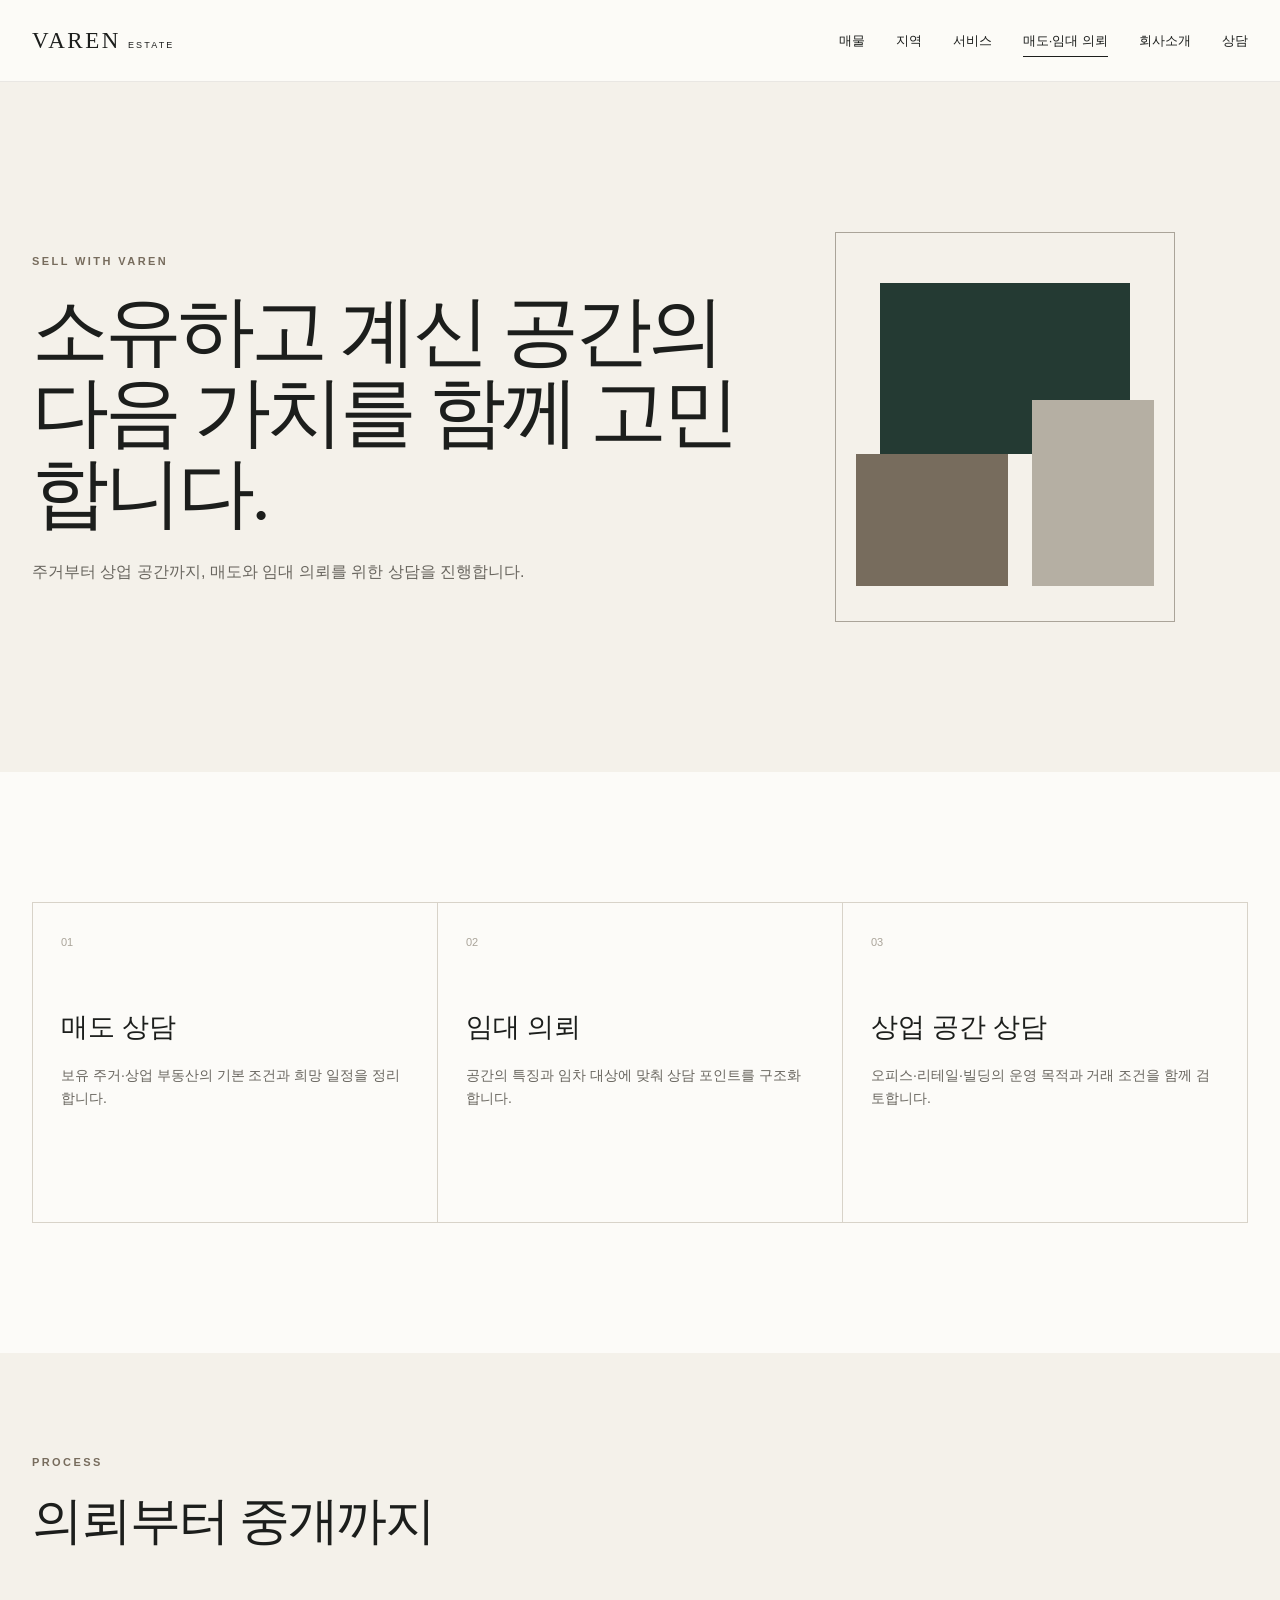
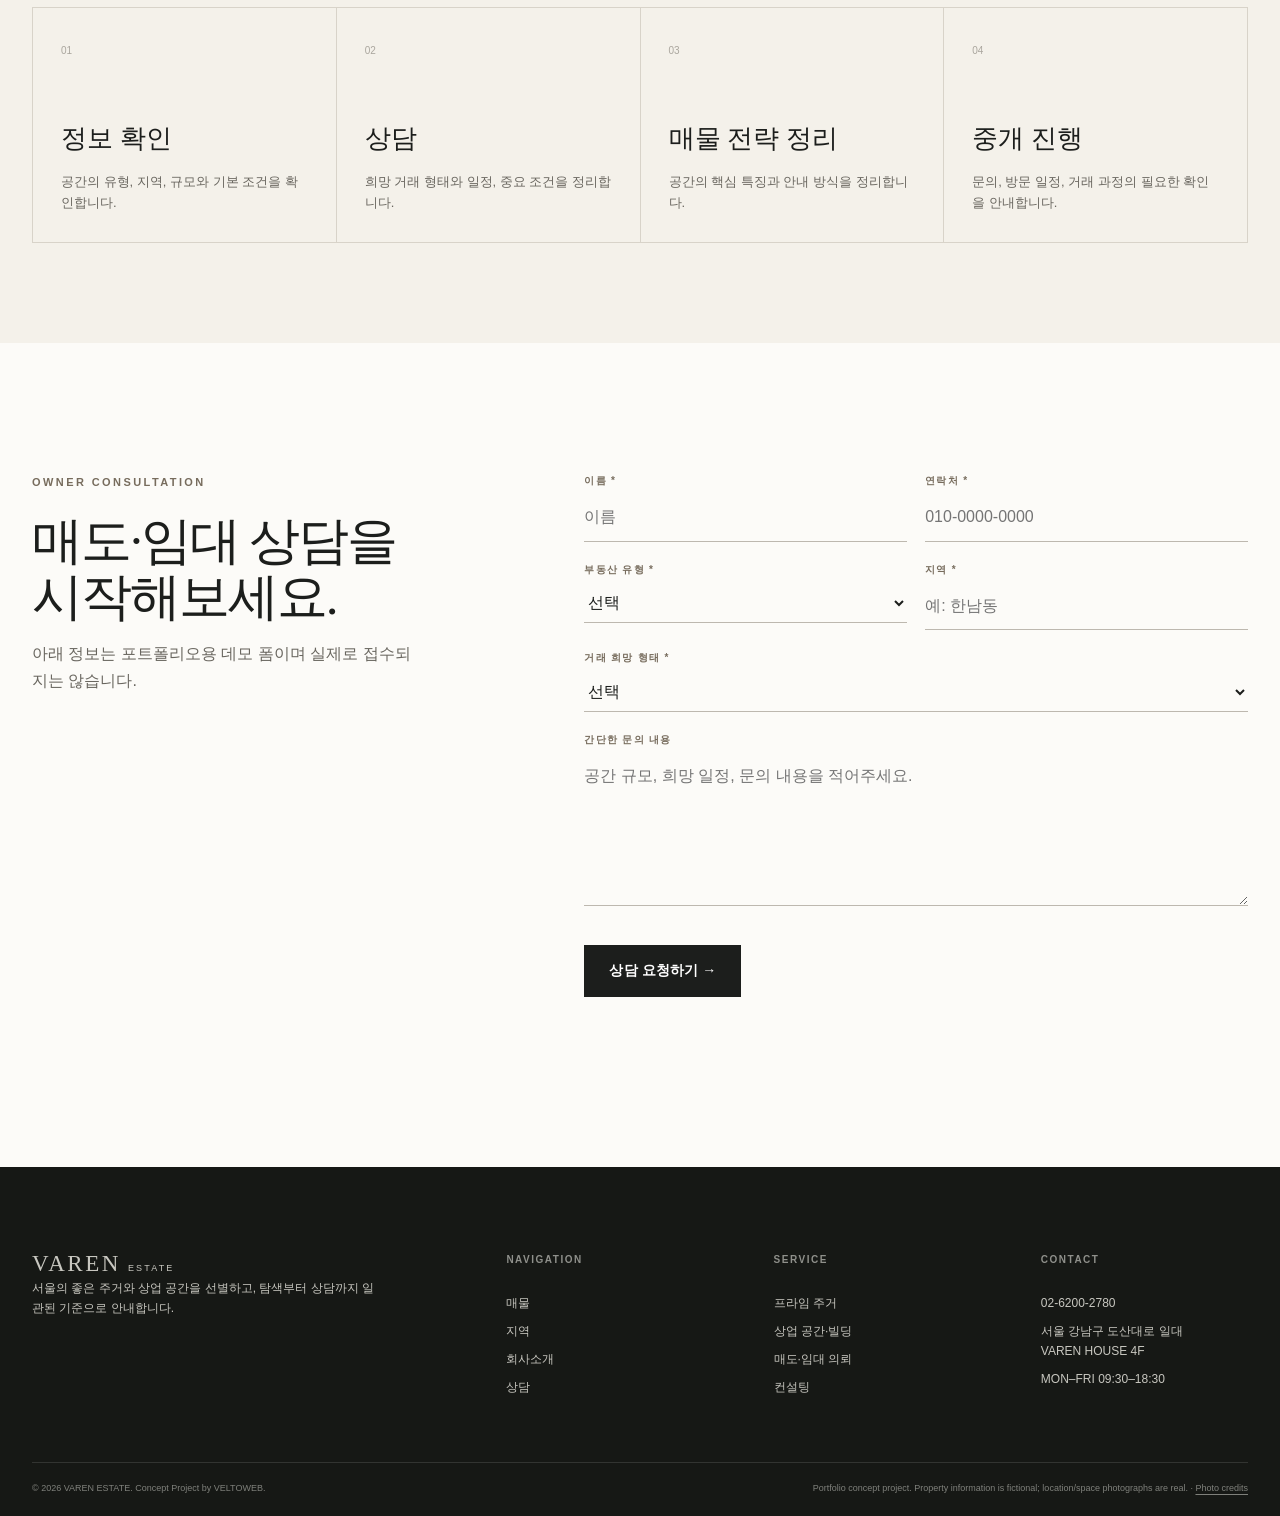
<file: sell.html>
<!doctype html>
<html lang="ko">
<head>
<meta charset="utf-8"><meta name="viewport" content="width=device-width, initial-scale=1, viewport-fit=cover">
<meta name="description" content="VAREN ESTATE — 좋은 공간을 고르는 기준. 서울의 프리미엄 주거와 상업 공간을 선별합니다.">
<title>매도·임대 의뢰 | VAREN ESTATE</title>
<link rel="stylesheet" href="./css/style.css"><link rel="stylesheet" href="./css/responsive.css">
</head><body class="sell-page">
<a class="skip-link" href="#main">본문으로 바로가기</a><header class="site-header" id="siteHeader">
  <div class="header-inner container-wide">
    <a href="index.html" class="brand" aria-label="VAREN ESTATE 홈"><span class="brand-main">VAREN</span><span class="brand-sub">ESTATE</span></a>
    <nav class="desktop-nav" aria-label="주요 메뉴"><a href="properties.html" class="nav-link ">매물</a><a href="areas.html" class="nav-link ">지역</a><a href="services.html" class="nav-link ">서비스</a><a href="sell.html" class="nav-link is-active">매도·임대 의뢰</a><a href="about.html" class="nav-link ">회사소개</a><a href="contact.html" class="nav-link ">상담</a></nav>
    <button class="menu-toggle" type="button" aria-label="메뉴 열기" aria-expanded="false" aria-controls="mobileNav"><span></span><span></span></button>
  </div>
</header>
<div class="mobile-nav" id="mobileNav" aria-hidden="true">
  <div class="mobile-nav-top"><span class="mobile-nav-eyebrow">VAREN ESTATE</span><button class="mobile-nav-close" type="button" aria-label="메뉴 닫기">닫기</button></div>
  <nav aria-label="모바일 메뉴"><a href="properties.html" class="mobile-nav-link ">매물</a><a href="areas.html" class="mobile-nav-link ">지역</a><a href="services.html" class="mobile-nav-link ">서비스</a><a href="sell.html" class="mobile-nav-link is-active">매도·임대 의뢰</a><a href="about.html" class="mobile-nav-link ">회사소개</a><a href="contact.html" class="mobile-nav-link ">상담</a></nav>
  <div class="mobile-nav-meta"><p>좋은 공간을 고르는 기준.</p><a href="contact.html">상담 시작하기 →</a></div>
</div>
<main id="main"><section class="sell-hero"><div class="container"><div class="sell-hero-copy reveal"><p class="eyebrow">SELL WITH VAREN</p><h1>소유하고 계신 공간의<br>다음 가치를 함께 고민합니다.</h1><p>주거부터 상업 공간까지, 매도와 임대 의뢰를 위한 상담을 진행합니다.</p></div><div class="sell-hero-art reveal"><div class="architectural-mark"><span></span><span></span><span></span></div></div></div></section>
<section class="section sell-types"><div class="container"><div class="service-grid three"><div class="service-card reveal"><span>01</span><h3>매도 상담</h3><p>보유 주거·상업 부동산의 기본 조건과 희망 일정을 정리합니다.</p></div><div class="service-card reveal"><span>02</span><h3>임대 의뢰</h3><p>공간의 특징과 임차 대상에 맞춰 상담 포인트를 구조화합니다.</p></div><div class="service-card reveal"><span>03</span><h3>상업 공간 상담</h3><p>오피스·리테일·빌딩의 운영 목적과 거래 조건을 함께 검토합니다.</p></div></div></div></section>
<section class="process-light"><div class="container"><div class="section-heading reveal"><p class="eyebrow">PROCESS</p><h2>의뢰부터 중개까지</h2></div><div class="process-grid"><div><span>01</span><h3>정보 확인</h3><p>공간의 유형, 지역, 규모와 기본 조건을 확인합니다.</p></div><div><span>02</span><h3>상담</h3><p>희망 거래 형태와 일정, 중요 조건을 정리합니다.</p></div><div><span>03</span><h3>매물 전략 정리</h3><p>공간의 핵심 특징과 안내 방식을 정리합니다.</p></div><div><span>04</span><h3>중개 진행</h3><p>문의, 방문 일정, 거래 과정의 필요한 확인을 안내합니다.</p></div></div></div></section>
<section class="section form-section"><div class="container form-layout"><div class="form-copy reveal"><p class="eyebrow">OWNER CONSULTATION</p><h2>매도·임대 상담을<br>시작해보세요.</h2><p>아래 정보는 포트폴리오용 데모 폼이며 실제로 접수되지는 않습니다.</p></div><form class="consult-form reveal" data-demo-form data-success="상담 요청이 데모 상태로 완료되었습니다.">
<div class="field-row"><label><span>이름 *</span><input name="name" required placeholder="이름"></label><label><span>연락처 *</span><input name="phone" required inputmode="tel" placeholder="010-0000-0000"></label></div>
<div class="field-row"><label><span>부동산 유형 *</span><select name="type" required><option value="">선택</option><option>주거</option><option>오피스텔</option><option>오피스</option><option>리테일</option><option>빌딩</option></select></label><label><span>지역 *</span><input name="area" required placeholder="예: 한남동"></label></div>
<label><span>거래 희망 형태 *</span><select name="deal" required><option value="">선택</option><option>매도</option><option>전세</option><option>월세</option></select></label><label><span>간단한 문의 내용</span><textarea name="message" rows="5" placeholder="공간 규모, 희망 일정, 문의 내용을 적어주세요."></textarea></label><button class="btn btn-dark" type="submit">상담 요청하기 →</button><div class="form-success" aria-live="polite"></div></form></div></section></main><footer class="site-footer">
  <div class="container footer-grid">
    <div class="footer-brand"><a href="index.html" class="brand brand-footer"><span class="brand-main">VAREN</span><span class="brand-sub">ESTATE</span></a><p>서울의 좋은 주거와 상업 공간을 선별하고, 탐색부터 상담까지 일관된 기준으로 안내합니다.</p></div>
    <div><h3>Navigation</h3><a href="properties.html">매물</a><a href="areas.html">지역</a><a href="about.html">회사소개</a><a href="contact.html">상담</a></div>
    <div><h3>Service</h3><a href="services.html">프라임 주거</a><a href="services.html#commercial">상업 공간·빌딩</a><a href="sell.html">매도·임대 의뢰</a><a href="services.html#consulting">컨설팅</a></div>
    <div><h3>Contact</h3><p>02-6200-2780</p><p>서울 강남구 도산대로 일대<br>VAREN HOUSE 4F</p><p>MON–FRI 09:30–18:30</p></div>
  </div>
  <div class="container footer-bottom"><span>© 2026 VAREN ESTATE. Concept Project by VELTOWEB.</span><span>Portfolio concept project. Property information is fictional; location/space photographs are real. · <a href="IMAGE-CREDITS.txt">Photo credits</a></span></div>
</footer><div class="mobile-sticky-cta"><a href="contact.html" class="btn btn-light">상담 문의</a><a href="properties.html" class="btn btn-dark">매물 찾기</a></div>
<script src="./js/properties.js"></script><script src="./js/favorites.js"></script><script src="./js/common.js"></script>
</body></html>
</file>
<file: css/style.css>
:root{--ivory:#F4F1EA;--white:#FCFBF8;--charcoal:#1C1E1C;--forest:#243A33;--stone:#AAA49A;--brown:#776C5D;--line:#d8d3c9;--muted:#69665f;--serif:Georgia,"Times New Roman",serif;--sans:-apple-system,BlinkMacSystemFont,"Segoe UI","Pretendard","Noto Sans KR","Apple SD Gothic Neo",Arial,sans-serif;--header-h:82px}
*{box-sizing:border-box}html{scroll-behavior:smooth}body{margin:0;background:var(--white);color:var(--charcoal);font-family:var(--sans);font-size:16px;line-height:1.65;-webkit-font-smoothing:antialiased}body.nav-open,body.filter-open,body.lightbox-open{overflow:hidden}img{display:block;max-width:100%;height:auto}a{color:inherit;text-decoration:none}button,input,select,textarea{font:inherit;color:inherit}button{cursor:pointer}select,input,textarea{min-width:0}.skip-link{position:fixed;top:-100px;left:12px;z-index:9999;background:#fff;padding:10px 14px}.skip-link:focus{top:12px}.container{width:min(1260px,calc(100% - 64px));margin:0 auto}.container-wide{width:min(1500px,calc(100% - 64px));margin:0 auto}.section{padding:130px 0}.eyebrow{margin:0 0 22px;font-size:11px;letter-spacing:.22em;font-weight:700;color:var(--brown)}.eyebrow.light{color:#e8e2d7}.btn{min-height:52px;display:inline-flex;align-items:center;justify-content:center;gap:14px;padding:0 24px;border:1px solid transparent;font-size:14px;font-weight:650;letter-spacing:.01em;transition:.25s ease}.btn-dark{background:var(--charcoal);color:#fff;border-color:var(--charcoal)}.btn-dark:hover{background:var(--forest);border-color:var(--forest)}.btn-light{background:transparent;color:var(--charcoal);border-color:#b8b2a8}.btn-light:hover{background:var(--ivory)}.btn-ivory{background:var(--ivory);color:var(--charcoal)}.btn-ivory:hover{background:#fff}.text-link{display:inline-block;font-size:14px;padding-bottom:2px;border-bottom:1px solid currentColor}.text-link:hover{opacity:.62}.site-header{position:fixed;left:0;right:0;top:0;z-index:1000;height:var(--header-h);transition:background .35s ease,border-color .35s ease,color .35s ease;background:rgba(252,251,248,.95);border-bottom:1px solid rgba(100,95,86,.12);backdrop-filter:blur(14px)}.home-page .site-header:not(.scrolled),.about-page .site-header:not(.scrolled),.services-page .site-header:not(.scrolled){background:linear-gradient(to bottom,rgba(15,20,18,.48),transparent);color:#fff;border-color:transparent;backdrop-filter:none}.header-inner{height:100%;display:flex;align-items:center;justify-content:space-between}.brand{display:inline-flex;align-items:baseline;gap:7px;line-height:1}.brand-main{font-family:var(--serif);font-size:23px;letter-spacing:.11em}.brand-sub{font-size:9px;letter-spacing:.24em}.desktop-nav{display:flex;align-items:center;gap:31px}.nav-link{font-size:13px;position:relative;padding:8px 0}.nav-link:after{content:"";position:absolute;left:0;right:100%;bottom:2px;height:1px;background:currentColor;transition:right .25s ease}.nav-link:hover:after,.nav-link.is-active:after{right:0}.menu-toggle{display:none;border:0;background:transparent;width:42px;height:42px;position:relative}.menu-toggle span{position:absolute;width:23px;height:1px;background:currentColor;left:10px}.menu-toggle span:first-child{top:16px}.menu-toggle span:last-child{top:24px}.mobile-nav{display:none;position:fixed;inset:0;z-index:1100;background:var(--ivory);padding:26px 28px 34px}.mobile-nav-top{display:flex;align-items:center;justify-content:space-between;border-bottom:1px solid var(--line);padding-bottom:20px}.mobile-nav-eyebrow{font-family:var(--serif);letter-spacing:.12em}.mobile-nav-close{border:0;background:transparent;font-size:13px}.mobile-nav nav{display:flex;flex-direction:column;padding:40px 0}.mobile-nav-link{font-family:var(--serif);font-size:clamp(28px,9vw,44px);padding:9px 0;line-height:1.2}.mobile-nav-link.is-active{color:var(--forest)}.mobile-nav-meta{margin-top:auto;border-top:1px solid var(--line);padding-top:20px}.mobile-nav-meta p{margin:0 0 5px}.mobile-nav-meta a{font-size:13px}.mobile-nav.is-open{display:flex;flex-direction:column}.hero-home{position:relative;height:100svh;min-height:690px;display:flex;align-items:flex-end;color:#fff;overflow:hidden}.hero-media{position:absolute;inset:0}.hero-media img{width:100%;height:100%;object-fit:cover;animation:heroScale 14s ease-out both}.hero-overlay{position:absolute;inset:0;background:linear-gradient(90deg,rgba(12,17,15,.66) 0%,rgba(12,17,15,.32) 52%,rgba(12,17,15,.18) 100%),linear-gradient(0deg,rgba(12,17,15,.45),transparent 55%)}.hero-overlay.soft{background:linear-gradient(90deg,rgba(17,20,18,.60),rgba(17,20,18,.18))}.hero-content{position:relative;z-index:2;padding-bottom:182px}.hero-content h1,.image-page-hero h1{font-family:var(--serif);font-size:clamp(48px,5.2vw,86px);font-weight:400;line-height:1.09;letter-spacing:-.045em;margin:0 0 26px;max-width:950px}.hero-sub{font-size:17px;margin:0;color:rgba(255,255,255,.88)}.hero-search-wrap{position:absolute;z-index:3;left:50%;bottom:32px;transform:translateX(-50%)}.hero-search{background:rgba(252,251,248,.96);color:var(--charcoal);display:grid;grid-template-columns:1fr 1fr 1fr 1fr auto;align-items:end;padding:18px 18px 18px 26px;box-shadow:0 20px 50px rgba(0,0,0,.13)}.hero-search label{border-right:1px solid var(--line);padding:0 18px;min-width:0}.hero-search label:first-child{padding-left:0}.hero-search label span,.desktop-filter-panel label span,.filter-drawer label span,.consult-form label span{display:block;font-size:10px;letter-spacing:.13em;font-weight:700;color:var(--brown);margin-bottom:5px}.hero-search select{border:0;background:transparent;width:100%;height:34px;outline:none}.hero-search-btn{height:56px;margin-left:18px}.section-heading{margin-bottom:58px}.section-heading.split{display:flex;justify-content:space-between;align-items:flex-end;gap:60px}.section-heading h2,.why-title h2,.sell-banner h2,.split-content h2,.final-cta h2,.form-copy h2{font-family:var(--serif);font-size:clamp(36px,4vw,60px);line-height:1.1;letter-spacing:-.04em;font-weight:400;margin:0}.section-heading.split>div:last-child,.section-heading.split>p{max-width:410px;margin:0}.section-heading.split p{color:var(--muted)}.property-grid{display:grid;grid-template-columns:repeat(3,minmax(0,1fr));gap:50px 28px}.property-card{position:relative;min-width:0}.property-card-link{display:block}.property-image{position:relative;aspect-ratio:1.35/1;overflow:hidden;background:#e3dfd6}.property-image img{width:100%;height:100%;object-fit:cover;transition:transform .6s cubic-bezier(.2,.65,.3,1)}.property-card:hover .property-image img{transform:scale(1.045)}.status-badge{position:absolute;left:14px;top:14px;z-index:2;background:rgba(252,251,248,.94);padding:6px 9px;font-size:9px;letter-spacing:.12em;font-weight:800}.favorite-btn{position:absolute;right:13px;top:13px;z-index:3;width:39px;height:39px;border-radius:50%;border:0;background:rgba(252,251,248,.92);display:grid;place-items:center}.favorite-btn svg{width:18px;height:18px;fill:none;stroke:var(--charcoal);stroke-width:1.7}.favorite-btn.is-active svg{fill:var(--forest);stroke:var(--forest)}.property-meta{padding-top:18px}.property-kicker{display:flex;justify-content:space-between;gap:12px;font-size:11px;color:var(--muted);margin-bottom:8px}.property-meta h3{font-family:var(--serif);font-size:24px;line-height:1.25;font-weight:400;margin:0 0 8px}.property-price{font-size:14px;font-weight:650;margin:0 0 7px}.property-specs{display:flex;gap:13px;font-size:12px;color:var(--muted);flex-wrap:wrap}.section-areas{background:var(--ivory)}.home-area-grid{display:grid;grid-template-columns:1.35fr 1fr 1fr;grid-auto-rows:330px;gap:16px}.area-card{position:relative;overflow:hidden;color:#fff;min-width:0}.area-card-large{grid-row:span 2}.area-card img{width:100%;height:100%;object-fit:cover;transition:transform .7s ease}.area-card:after{content:"";position:absolute;inset:0;background:linear-gradient(0deg,rgba(12,16,14,.60),transparent 60%)}.area-card:hover img{transform:scale(1.04)}.area-card span{position:absolute;z-index:2;left:26px;right:26px;bottom:24px;display:grid;grid-template-columns:auto 1fr;gap:0 14px;align-items:end}.area-card small{grid-row:span 2;font-size:10px;align-self:center}.area-card strong{font-family:var(--serif);font-size:32px;font-weight:400;line-height:1}.area-card em{font-style:normal;font-size:9px;letter-spacing:.18em;margin-top:5px}.why-section{background:var(--charcoal);color:#fff}.why-grid{display:grid;grid-template-columns:.92fr 1.08fr;gap:130px}.why-title p:last-child{max-width:470px;color:#bbb9b1;margin-top:28px}.why-list{border-top:1px solid rgba(255,255,255,.16)}.why-item{display:grid;grid-template-columns:90px 1fr;gap:15px;padding:34px 0;border-bottom:1px solid rgba(255,255,255,.16)}.why-item>span{font-size:11px;color:#a6a299}.why-item h3{font-family:var(--serif);font-size:30px;font-weight:400;margin:0 0 5px}.why-item p{margin:0;color:#bbb9b1}.service-grid{display:grid;grid-template-columns:repeat(4,minmax(0,1fr));border-top:1px solid var(--line);border-left:1px solid var(--line)}.service-grid.three{grid-template-columns:repeat(3,minmax(0,1fr))}.service-card{min-height:320px;padding:30px 28px;border-right:1px solid var(--line);border-bottom:1px solid var(--line);display:flex;flex-direction:column;transition:background .25s ease}.service-card:hover{background:var(--ivory)}.service-card>span{font-size:11px;color:var(--stone);margin-bottom:54px}.service-card h3{font-family:var(--serif);font-size:27px;font-weight:400;margin:0 0 14px}.service-card p{color:var(--muted);font-size:14px;margin:0 0 25px}.service-card em{font-style:normal;margin-top:auto;font-size:10px;letter-spacing:.14em;color:var(--brown)}.sell-banner{background:var(--forest);color:#fff;padding:135px 0}.sell-banner-inner{max-width:1050px}.sell-banner h2{font-size:clamp(44px,5vw,74px)}.sell-banner p{color:#d2d5cf;margin:24px 0 36px}.notes-grid{display:grid;grid-template-columns:repeat(3,minmax(0,1fr));gap:22px}.note-card{border-top:1px solid var(--charcoal);padding-top:19px;min-height:240px;display:flex;flex-direction:column}.note-card>span{font-size:9px;letter-spacing:.14em;color:var(--brown)}.note-card h3{font-family:var(--serif);font-size:27px;font-weight:400;line-height:1.25;margin:25px 0 13px}.note-card p{font-size:14px;color:var(--muted);margin:0}.note-card a{margin-top:auto;font-size:12px}.advisor-section{background:var(--ivory)}.advisor-grid{display:grid;grid-template-columns:repeat(3,minmax(0,1fr));gap:24px}.advisor-card img{width:100%;aspect-ratio:4/5;object-fit:cover;filter:saturate(.72)}.advisor-card div{padding-top:18px}.advisor-card h3{font-family:var(--serif);font-size:25px;font-weight:400;margin:0 0 4px}.advisor-card p{font-size:12px;margin:0 0 4px;color:var(--muted)}.advisor-card span{font-size:10px;letter-spacing:.09em;color:var(--brown)}.final-cta{padding:110px 0;text-align:center}.final-cta h2{margin-bottom:35px}.page-hero{padding-top:calc(var(--header-h) + 100px);padding-bottom:80px}.simple-hero{background:var(--ivory)}.simple-hero h1{font-family:var(--serif);font-size:clamp(50px,6vw,84px);font-weight:400;line-height:1.04;letter-spacing:-.05em;margin:0 0 26px}.simple-hero p:last-child{max-width:560px;color:var(--muted)}.properties-section{padding:44px 0 130px}.desktop-filter-panel{display:grid;grid-template-columns:1.25fr repeat(4,1fr) auto;border:1px solid var(--line);padding:17px 18px;align-items:end;gap:0}.desktop-filter-panel label{padding:0 17px;border-right:1px solid var(--line)}.desktop-filter-panel input,.desktop-filter-panel select{width:100%;height:36px;border:0;background:transparent;outline:none}.filter-reset{border:0;background:transparent;font-size:12px;text-decoration:underline;padding:0 15px;height:36px}.result-toolbar{display:flex;justify-content:space-between;gap:25px;align-items:flex-start;padding:34px 0}.result-toolbar strong{font-size:14px}.filter-chips{display:flex;gap:7px;flex-wrap:wrap;margin-top:11px}.filter-chip{border:1px solid var(--line);background:var(--white);padding:5px 8px;font-size:11px;display:inline-flex;gap:8px;align-items:center}.filter-chip button{border:0;background:transparent;padding:0;line-height:1}.sort-control{display:flex;align-items:center;gap:9px;font-size:12px}.sort-control select{border:0;border-bottom:1px solid var(--line);background:transparent;padding:6px 26px 6px 2px}.mobile-filter-bar{display:none}.empty-state{text-align:center;padding:95px 20px;background:var(--ivory);margin-top:25px}.empty-state h2{font-family:var(--serif);font-size:38px;font-weight:400;margin:0 0 10px}.empty-state p{color:var(--muted)}.empty-state>div{display:flex;justify-content:center;gap:8px;margin-top:28px}.filter-drawer{display:none}.property-detail-shell{padding:calc(var(--header-h) + 48px) 0 120px}.detail-breadcrumb{font-size:11px;color:var(--muted);margin-bottom:25px}.detail-title-row{display:flex;justify-content:space-between;gap:40px;align-items:flex-end;margin-bottom:40px}.detail-title-row h1{font-family:var(--serif);font-size:clamp(44px,5vw,72px);font-weight:400;line-height:1.06;letter-spacing:-.045em;margin:8px 0 11px}.detail-title-row .detail-location{margin:0;color:var(--muted)}.detail-price-box{text-align:right;white-space:nowrap}.detail-price-box strong{display:block;font-family:var(--serif);font-size:32px;font-weight:400}.detail-price-box span{font-size:11px;color:var(--muted)}.detail-gallery{display:grid;grid-template-columns:2fr 1fr 1fr;grid-template-rows:260px 260px;gap:10px;margin-bottom:80px}.detail-gallery button{padding:0;border:0;background:#ddd;overflow:hidden;position:relative}.detail-gallery button:first-child{grid-row:1/3;grid-column:1/2}.detail-gallery img{width:100%;height:100%;object-fit:cover;transition:transform .4s ease}.detail-gallery button:hover img{transform:scale(1.025)}.detail-main-grid{display:grid;grid-template-columns:minmax(0,1fr) 360px;gap:80px;align-items:start}.detail-content{min-width:0}.overview-grid{display:grid;grid-template-columns:repeat(4,minmax(0,1fr));border-top:1px solid var(--line);border-left:1px solid var(--line);margin-bottom:78px}.overview-item{padding:22px 19px;border-right:1px solid var(--line);border-bottom:1px solid var(--line);min-height:90px}.overview-item span{display:block;font-size:10px;color:var(--muted);margin-bottom:6px}.overview-item strong{font-size:15px;font-weight:600}.detail-section{padding:0 0 72px;margin-bottom:72px;border-bottom:1px solid var(--line)}.detail-section h2{font-family:var(--serif);font-size:37px;font-weight:400;margin:0 0 25px}.detail-section>p{color:#4f4d48;max-width:740px;line-height:1.9}.feature-list{display:grid;grid-template-columns:repeat(2,minmax(0,1fr));gap:0;border-top:1px solid var(--line)}.feature-list li{list-style:none;padding:14px 0;border-bottom:1px solid var(--line);font-size:14px}.location-layout{display:grid;grid-template-columns:1.1fr .9fr;gap:32px}.mini-map{min-height:280px;background:var(--ivory);position:relative;overflow:hidden;border:1px solid var(--line)}.mini-map:before,.mini-map:after{content:"";position:absolute;background:#c6c0b5}.mini-map:before{width:130%;height:18px;left:-15%;top:46%;transform:rotate(-18deg)}.mini-map:after{width:18px;height:130%;left:58%;top:-15%;transform:rotate(14deg)}.mini-map-pin{position:absolute;z-index:2;left:55%;top:42%;width:48px;height:48px;border-radius:50% 50% 50% 0;background:var(--forest);color:#fff;transform:rotate(-45deg);display:grid;place-items:center}.mini-map-pin span{transform:rotate(45deg);font-family:var(--serif)}.location-copy strong{font-size:18px}.location-copy>p{color:var(--muted)}.location-points{margin:25px 0 0;padding:0;display:grid;gap:10px}.location-points li{list-style:none;font-size:13px;padding-bottom:10px;border-bottom:1px solid var(--line)}.inquiry-panel{position:sticky;top:calc(var(--header-h) + 24px);border:1px solid var(--line);padding:26px}.inquiry-panel .advisor-mini{display:grid;grid-template-columns:76px 1fr;gap:15px;align-items:center;margin-bottom:24px}.advisor-mini img{width:76px;height:92px;object-fit:cover}.advisor-mini h3{font-family:var(--serif);font-weight:400;font-size:21px;margin:0}.advisor-mini p,.advisor-mini span{font-size:10px;color:var(--muted);margin:2px 0}.inquiry-panel>p{font-size:13px;color:var(--muted);margin:0 0 20px}.inquiry-panel .btn{width:100%}.similar-section{padding-top:35px}.similar-section h2{font-family:var(--serif);font-size:35px;font-weight:400;margin:0 0 35px}.detail-not-found{padding:100px 0;text-align:center}.detail-not-found h1{font-family:var(--serif);font-size:50px;font-weight:400}.lightbox{display:none;position:fixed;inset:0;z-index:1500;background:rgba(8,10,9,.94);align-items:center;justify-content:center;padding:60px 90px}.lightbox.is-open{display:flex}.lightbox img{max-height:84vh;max-width:86vw;object-fit:contain}.lightbox button{position:absolute;border:0;background:transparent;color:#fff}.lightbox-close{top:24px;right:28px}.lightbox-prev{left:30px;font-size:34px}.lightbox-next{right:30px;font-size:34px}.lightbox-count{position:absolute;color:#fff;bottom:24px;font-size:11px}.area-page-section{padding-top:70px}.area-page-grid{display:grid;grid-template-columns:repeat(2,minmax(0,1fr));gap:56px 24px}.area-page-card img{width:100%;aspect-ratio:1.55/1;object-fit:cover}.area-page-card .content{display:grid;grid-template-columns:110px 1fr auto;gap:25px;align-items:start;padding-top:20px}.area-page-card small{font-size:10px;color:var(--muted)}.area-page-card h2{font-family:var(--serif);font-size:34px;font-weight:400;margin:0 0 8px}.area-page-card p{font-size:13px;color:var(--muted);margin:0}.area-page-card .count{font-size:11px;text-align:right}.area-philosophy{background:var(--forest);color:#fff;padding:110px 0}.split-content{display:grid;grid-template-columns:1fr 1fr;gap:100px;align-items:start}.split-content>p{margin:0;color:var(--muted);font-size:16px;line-height:1.9}.area-philosophy .split-content>p{color:#d4d6d1}.image-page-hero{height:76vh;min-height:650px;position:relative;display:flex;align-items:flex-end;color:#fff}.image-page-hero>img{position:absolute;inset:0;width:100%;height:100%;object-fit:cover}.image-page-hero>.container{position:relative;z-index:2;padding-bottom:80px}.intro-copy{background:var(--white)}.service-detail-list{padding-top:35px}.service-detail{display:grid;grid-template-columns:90px 1fr;gap:40px;padding:60px 0;border-top:1px solid var(--line)}.service-detail>span{font-size:11px;color:var(--stone)}.service-detail h2{font-family:var(--serif);font-size:47px;font-weight:400;margin:0 0 16px}.service-detail div>p:not(.eyebrow):not(.for-who){max-width:760px;color:var(--muted)}.service-detail ul{padding:0;margin:30px 0;max-width:760px}.service-detail li{list-style:none;padding:12px 0;border-bottom:1px solid var(--line)}.for-who{font-size:13px}.for-who strong{display:inline-block;width:60px}.process-section{background:var(--charcoal);color:#fff;padding:110px 0}.process-grid{display:grid;grid-template-columns:repeat(4,minmax(0,1fr));border-top:1px solid rgba(255,255,255,.18);border-left:1px solid rgba(255,255,255,.18)}.process-grid>div{padding:28px;min-height:230px;border-right:1px solid rgba(255,255,255,.18);border-bottom:1px solid rgba(255,255,255,.18)}.process-grid span{font-size:10px;color:#aaa69e}.process-grid h3{font-family:var(--serif);font-size:26px;font-weight:400;margin:55px 0 10px}.process-grid p{font-size:13px;color:#bdbbb5;margin:0}.process-light{padding:100px 0;background:var(--ivory)}.process-light .process-grid{border-color:var(--line)}.process-light .process-grid>div{border-color:var(--line)}.process-light .process-grid p{color:var(--muted)}.sell-hero{padding-top:calc(var(--header-h) + 90px);padding-bottom:90px;background:var(--ivory)}.sell-hero>.container{display:grid;grid-template-columns:1.2fr .8fr;min-height:510px;align-items:center}.sell-hero h1{font-family:var(--serif);font-size:clamp(50px,6vw,82px);font-weight:400;line-height:1.05;letter-spacing:-.05em;margin:0 0 25px}.sell-hero-copy>p:last-child{color:var(--muted)}.sell-hero-art{display:flex;justify-content:center}.architectural-mark{width:340px;height:390px;position:relative;border:1px solid #aaa499}.architectural-mark span{position:absolute;background:var(--forest)}.architectural-mark span:nth-child(1){width:74%;height:44%;left:13%;top:13%}.architectural-mark span:nth-child(2){width:45%;height:34%;left:6%;bottom:9%;background:var(--brown)}.architectural-mark span:nth-child(3){width:36%;height:48%;right:6%;bottom:9%;background:#b5afa3}.form-section{background:var(--white)}.form-layout{display:grid;grid-template-columns:.8fr 1.2fr;gap:110px;align-items:start}.form-copy>p:last-child{color:var(--muted);max-width:390px}.consult-form{display:grid;gap:20px}.field-row{display:grid;grid-template-columns:1fr 1fr;gap:18px}.consult-form input,.consult-form select,.consult-form textarea{width:100%;border:0;border-bottom:1px solid #bdb8af;background:transparent;padding:10px 0;outline:none;border-radius:0}.consult-form textarea{resize:vertical}.consult-form input:focus,.consult-form select:focus,.consult-form textarea:focus{border-color:var(--forest)}.consult-form .btn{justify-self:start;margin-top:10px}.form-success{font-size:13px;color:var(--forest);font-weight:650;min-height:20px}.form-note{font-size:10px;color:var(--muted)}.philosophy-section{background:var(--charcoal);color:#fff;padding:120px 0}.philosophy-grid{display:grid;grid-template-columns:repeat(3,1fr);border-top:1px solid rgba(255,255,255,.18);border-left:1px solid rgba(255,255,255,.18)}.philosophy-grid article{padding:30px;min-height:340px;border-right:1px solid rgba(255,255,255,.18);border-bottom:1px solid rgba(255,255,255,.18)}.philosophy-grid span{font-size:10px;color:#9e9b93}.philosophy-grid h3{font-family:var(--serif);font-size:29px;font-weight:400;line-height:1.25;margin:80px 0 14px}.philosophy-grid p{color:#bdbbb5;font-size:13px}.expertise-band{background:var(--forest);color:#fff;padding:80px 0}.expertise-list{display:flex;flex-wrap:wrap;gap:16px 38px;font-family:var(--serif);font-size:clamp(27px,3vw,44px)}.expertise-list span:not(:last-child):after{content:"/";margin-left:38px;color:#8b9a94}.contact-hero{padding-top:var(--header-h);background:var(--ivory)}.contact-hero-image{height:46vh;min-height:390px}.contact-hero-image img{width:100%;height:100%;object-fit:cover}.contact-hero-grid{display:grid;grid-template-columns:1.25fr .75fr;gap:80px;padding-top:70px;padding-bottom:85px}.contact-hero h1{font-family:var(--serif);font-size:clamp(46px,5.5vw,76px);font-weight:400;line-height:1.08;letter-spacing:-.045em;margin:0 0 20px}.contact-hero p{color:var(--muted)}.contact-card{border-top:1px solid var(--charcoal)}.contact-card>div{padding:18px 0;border-bottom:1px solid var(--line)}.contact-card span{display:block;font-size:9px;letter-spacing:.15em;color:var(--brown);margin-bottom:5px}.contact-card strong{font-size:14px;font-weight:500}.office-details{display:grid;gap:25px}.office-details>div{padding-bottom:20px;border-bottom:1px solid var(--line)}.office-details h3{font-family:var(--serif);font-size:24px;font-weight:400;margin:0 0 5px}.office-details p{margin:0;color:var(--muted);font-size:13px}.map-graphic-section{padding-bottom:110px}.map-graphic{height:520px;background:#e7e3db;position:relative;overflow:hidden;border:1px solid var(--line)}.map-grid-lines{position:absolute;inset:0;background-image:linear-gradient(rgba(70,70,65,.07) 1px,transparent 1px),linear-gradient(90deg,rgba(70,70,65,.07) 1px,transparent 1px);background-size:55px 55px}.map-road{position:absolute;background:#c4beb2}.road-a{width:130%;height:26px;left:-15%;top:46%;transform:rotate(-10deg)}.road-b{width:30px;height:140%;left:57%;top:-20%;transform:rotate(18deg)}.road-c{width:95%;height:18px;left:4%;top:22%;transform:rotate(28deg)}.map-pin{position:absolute;left:57%;top:40%;display:flex;flex-direction:column;align-items:center;z-index:3}.map-pin>span{width:58px;height:58px;border-radius:50%;display:grid;place-items:center;background:var(--forest);color:#fff;font-family:var(--serif);font-size:24px}.map-pin strong{font-size:11px;margin-top:8px}.map-pin small{font-size:8px;letter-spacing:.13em;color:var(--muted)}.map-label{position:absolute;font-family:var(--serif);font-size:20px;color:#8f897f}.l1{left:15%;top:30%}.l2{right:16%;top:20%}.l3{left:35%;bottom:15%}.not-found{min-height:78vh;padding-top:calc(var(--header-h) + 150px);display:flex;align-items:flex-start;background:var(--ivory)}.not-found h1{font-family:var(--serif);font-size:clamp(48px,6vw,82px);font-weight:400;line-height:1.08;margin:0 0 25px}.not-found p{color:var(--muted)}.not-found>div>div{display:flex;gap:8px;margin-top:30px}.site-footer{background:#161815;color:#e9e7e1;padding:85px 0 20px}.footer-grid{display:grid;grid-template-columns:2fr repeat(3,1fr);gap:60px;padding-bottom:65px}.brand-footer{margin-bottom:22px}.footer-brand p{max-width:350px;color:#aaa9a3;font-size:13px}.footer-grid h3{font-size:10px;letter-spacing:.15em;text-transform:uppercase;color:#8f908b;margin:0 0 18px}.footer-grid>div:not(:first-child){display:flex;flex-direction:column;gap:8px}.footer-grid a,.footer-grid p{font-size:12px;margin:0;color:#c8c7c0}.footer-grid a:hover{color:#fff}.footer-bottom{border-top:1px solid rgba(255,255,255,.12);padding-top:18px;display:flex;justify-content:space-between;gap:30px;font-size:9px;color:#7f807b}.mobile-sticky-cta{display:none}.reveal{opacity:1;transform:none}.js-ready .reveal{opacity:0;transform:translateY(18px);transition:opacity .75s ease,transform .75s ease}.js-ready .reveal.is-visible{opacity:1;transform:none}@keyframes heroScale{from{transform:scale(1.035)}to{transform:scale(1)}}
:focus-visible{outline:2px solid #5d766d;outline-offset:3px}

.footer-bottom a{color:inherit;text-decoration:underline;text-underline-offset:3px}.footer-bottom a:hover{color:#fff}
</file>
<file: css/responsive.css>
@media(max-width:1180px){.desktop-nav{gap:20px}.property-grid{grid-template-columns:repeat(2,minmax(0,1fr))}.hero-search{grid-template-columns:repeat(4,1fr);row-gap:15px}.hero-search-btn{grid-column:1/-1;margin-left:0;width:100%}.hero-home{min-height:760px}.hero-content{padding-bottom:245px}.home-area-grid{grid-template-columns:1.2fr 1fr;grid-auto-rows:300px}.area-card-large{grid-row:span 2}.why-grid{gap:70px}.service-grid{grid-template-columns:repeat(2,1fr)}.desktop-filter-panel{grid-template-columns:repeat(3,1fr)}.desktop-filter-panel label{border-right:0;border-bottom:1px solid var(--line);padding:10px}.filter-reset{align-self:center}.detail-main-grid{grid-template-columns:minmax(0,1fr) 310px;gap:45px}.overview-grid{grid-template-columns:repeat(3,1fr)}}
@media(max-width:900px){:root{--header-h:70px}.container,.container-wide{width:min(100% - 40px,1260px)}.section{padding:90px 0}.desktop-nav{display:none}.menu-toggle{display:block}.hero-home{min-height:720px;height:94svh}.hero-content{padding-bottom:240px}.hero-search{grid-template-columns:repeat(2,1fr)}.hero-search label:nth-child(2){border-right:0}.hero-search-wrap{bottom:18px}.section-heading.split{align-items:flex-start;flex-direction:column;gap:18px}.home-area-grid{grid-template-columns:1fr 1fr;grid-auto-rows:280px}.why-grid{grid-template-columns:1fr;gap:55px}.service-grid.three{grid-template-columns:1fr}.advisor-grid{gap:15px}.notes-grid{grid-template-columns:1fr;gap:42px}.note-card{min-height:180px}.footer-grid{grid-template-columns:1.5fr 1fr 1fr;gap:40px}.footer-grid>div:last-child{grid-column:1/-1}.desktop-filter-panel{display:none}.mobile-filter-bar{display:flex;justify-content:space-between;align-items:center;padding:15px 0;border-bottom:1px solid var(--line);border-top:1px solid var(--line)}.mobile-filter-bar>button{border:0;background:transparent;padding:7px 0;font-weight:650}.mobile-filter-bar>button span{display:inline-grid;place-items:center;min-width:20px;height:20px;border-radius:10px;background:var(--forest);color:#fff;font-size:10px;margin-left:4px}.mobile-filter-bar label{font-size:11px}.mobile-filter-bar select{border:0;background:transparent}.result-toolbar{padding:22px 0}.sort-control{display:none}.filter-drawer{position:fixed;inset:0;z-index:1300}.filter-drawer.is-open{display:block}.filter-drawer-backdrop{position:absolute;inset:0;background:rgba(10,12,11,.5)}.filter-drawer-panel{position:absolute;left:0;right:0;bottom:0;max-height:92svh;background:var(--white);display:flex;flex-direction:column;border-radius:18px 18px 0 0}.filter-drawer-head{display:flex;justify-content:space-between;align-items:center;padding:20px;border-bottom:1px solid var(--line)}.filter-drawer-head h2{font-family:var(--serif);font-weight:400;margin:0}.filter-drawer-head button{border:0;background:transparent}.filter-drawer-body{padding:18px 20px;overflow:auto;display:grid;gap:18px}.filter-drawer input,.filter-drawer select{width:100%;border:0;border-bottom:1px solid var(--line);background:transparent;padding:9px 0}.filter-drawer-actions{display:grid;grid-template-columns:1fr 1fr;gap:8px;padding:14px 20px max(16px,env(safe-area-inset-bottom));border-top:1px solid var(--line)}.detail-title-row{align-items:flex-start;flex-direction:column}.detail-price-box{text-align:left}.detail-main-grid{grid-template-columns:1fr}.inquiry-panel{position:static}.detail-gallery{grid-template-columns:2fr 1fr;grid-template-rows:260px 220px}.detail-gallery button:first-child{grid-column:1/-1;grid-row:1}.detail-gallery button:nth-child(n+4){display:none}.overview-grid{grid-template-columns:repeat(3,1fr)}.area-page-card .content{grid-template-columns:80px 1fr}.area-page-card .count{grid-column:2}.split-content{grid-template-columns:1fr;gap:35px}.process-grid{grid-template-columns:repeat(2,1fr)}.sell-hero>.container{grid-template-columns:1fr .55fr}.form-layout{grid-template-columns:1fr;gap:55px}.contact-hero-grid{grid-template-columns:1fr;gap:40px}.philosophy-grid{grid-template-columns:1fr}.philosophy-grid article{min-height:260px}.philosophy-grid h3{margin-top:50px}}
@media(max-width:640px){body{font-size:15px}.container,.container-wide{width:calc(100% - 32px)}.section{padding:76px 0}.site-header{height:64px}:root{--header-h:64px}.brand-main{font-size:20px}.brand-sub{font-size:8px}.hero-home{height:100svh;min-height:690px;align-items:flex-start}.hero-overlay{background:linear-gradient(180deg,rgba(10,15,13,.34),rgba(10,15,13,.60) 70%,rgba(10,15,13,.78))}.hero-content{padding-top:150px;padding-bottom:0}.hero-content h1,.image-page-hero h1{font-size:clamp(42px,12vw,60px);line-height:1.08}.hero-sub{font-size:14px}.hero-search-wrap{left:16px;right:16px;width:auto;transform:none;bottom:18px}.hero-search{grid-template-columns:1fr 1fr;padding:14px;gap:0}.hero-search label{padding:8px 10px;border-right:0;border-bottom:1px solid var(--line)}.hero-search label:nth-child(odd){border-right:1px solid var(--line)}.hero-search-btn{margin-top:10px;height:50px}.section-heading{margin-bottom:40px}.section-heading h2,.why-title h2,.sell-banner h2,.split-content h2,.final-cta h2,.form-copy h2{font-size:clamp(34px,10vw,46px)}.property-grid{grid-template-columns:1fr;gap:42px}.property-image{aspect-ratio:1.3/1}.property-meta h3{font-size:25px}.home-area-grid{grid-template-columns:1fr;grid-auto-rows:260px}.area-card-large{grid-row:auto}.why-item{grid-template-columns:55px 1fr}.service-grid{grid-template-columns:1fr}.service-card{min-height:250px}.service-card>span{margin-bottom:35px}.sell-banner{padding:90px 0}.advisor-grid{grid-template-columns:1fr;gap:38px}.advisor-card{display:grid;grid-template-columns:42% 1fr;gap:18px;align-items:end}.advisor-card img{aspect-ratio:4/5}.advisor-card div{padding-bottom:3px}.final-cta{text-align:left;padding:80px 0}.simple-hero{padding-top:calc(var(--header-h) + 65px);padding-bottom:55px}.simple-hero h1{font-size:clamp(44px,13vw,60px)}.properties-section{padding-top:15px}.result-toolbar{align-items:start}.result-toolbar strong{font-size:13px}.empty-state>div{flex-direction:column}.property-detail-shell{padding-top:calc(var(--header-h) + 25px);padding-bottom:90px}.detail-title-row{margin-bottom:28px}.detail-title-row h1{font-size:clamp(38px,12vw,54px)}.detail-price-box strong{font-size:26px}.detail-gallery{display:flex;overflow-x:auto;scroll-snap-type:x mandatory;gap:8px;margin-left:-16px;margin-right:-16px;margin-bottom:60px;padding:0 16px;scrollbar-width:none}.detail-gallery::-webkit-scrollbar{display:none}.detail-gallery button,.detail-gallery button:first-child,.detail-gallery button:nth-child(n+4){display:block;flex:0 0 84%;height:340px;scroll-snap-align:start}.detail-main-grid{gap:45px}.overview-grid{grid-template-columns:repeat(2,1fr);margin-bottom:55px}.detail-section{padding-bottom:50px;margin-bottom:50px}.detail-section h2{font-size:32px}.feature-list{grid-template-columns:1fr}.location-layout{grid-template-columns:1fr}.similar-section .property-grid{display:flex;overflow-x:auto;scroll-snap-type:x mandatory;margin-right:-16px;padding-right:16px}.similar-section .property-card{flex:0 0 82%;scroll-snap-align:start}.lightbox{padding:55px 15px}.lightbox-prev{left:10px}.lightbox-next{right:10px}.area-page-grid{grid-template-columns:1fr;gap:45px}.area-page-card .content{grid-template-columns:55px 1fr}.image-page-hero{height:78svh;min-height:560px}.image-page-hero>.container{padding-bottom:50px}.intro-copy{padding-top:75px}.service-detail{grid-template-columns:1fr;gap:12px;padding:45px 0}.service-detail h2{font-size:38px}.process-grid{grid-template-columns:1fr}.process-grid>div{min-height:180px}.process-grid h3{margin-top:35px}.sell-hero{padding-top:calc(var(--header-h) + 55px);padding-bottom:65px}.sell-hero>.container{grid-template-columns:1fr;min-height:0}.sell-hero h1{font-size:clamp(43px,12.5vw,58px)}.sell-hero-art{display:none}.field-row{grid-template-columns:1fr}.philosophy-section{padding:85px 0}.advisor-section .advisor-grid{display:grid}.expertise-list{gap:10px 20px}.expertise-list span:not(:last-child):after{margin-left:20px}.contact-hero-image{height:38vh;min-height:280px}.contact-hero-grid{padding-top:50px;padding-bottom:60px}.map-graphic{height:360px}.map-pin{left:50%}.footer-grid{grid-template-columns:1fr 1fr;gap:35px}.footer-brand{grid-column:1/-1}.footer-grid>div:last-child{grid-column:1/-1}.footer-bottom{flex-direction:column;gap:7px}.mobile-sticky-cta{position:fixed;z-index:900;left:0;right:0;bottom:0;display:grid;grid-template-columns:1fr 1fr;padding:8px 10px calc(8px + env(safe-area-inset-bottom));background:rgba(252,251,248,.96);border-top:1px solid var(--line);backdrop-filter:blur(10px)}.mobile-sticky-cta .btn{min-height:50px;padding:0 10px;font-size:13px}.site-footer{padding-bottom:90px}.not-found{padding-top:calc(var(--header-h) + 90px)}.not-found>div>div{flex-direction:column;align-items:stretch}.not-found .btn{width:100%}}
@media(max-width:360px){.container,.container-wide{width:calc(100% - 28px)}.hero-content{padding-top:130px}.hero-content h1{font-size:39px}.hero-search-wrap{left:14px;right:14px}.hero-search{padding:10px}.hero-search label{padding:6px 7px}.hero-search select{font-size:12px}.property-meta h3{font-size:23px}.overview-item{padding:17px 13px}.advisor-card{grid-template-columns:40% 1fr}.footer-grid{grid-template-columns:1fr}.footer-grid>div{grid-column:1!important}.mobile-nav{padding-left:20px;padding-right:20px}.detail-gallery button,.detail-gallery button:first-child,.detail-gallery button:nth-child(n+4){height:285px}}
@media(prefers-reduced-motion:reduce){html{scroll-behavior:auto}.hero-media img{animation:none}.js-ready .reveal{opacity:1;transform:none;transition:none}.property-image img,.area-card img{transition:none}}

@media(max-width:640px){.property-detail-page .container-wide{width:calc(100% - 36px)}.property-detail-page .detail-gallery{margin-left:-18px;margin-right:-18px;padding-left:18px;padding-right:18px}.property-detail-page .mobile-sticky-cta{max-width:100vw}}
</file>
